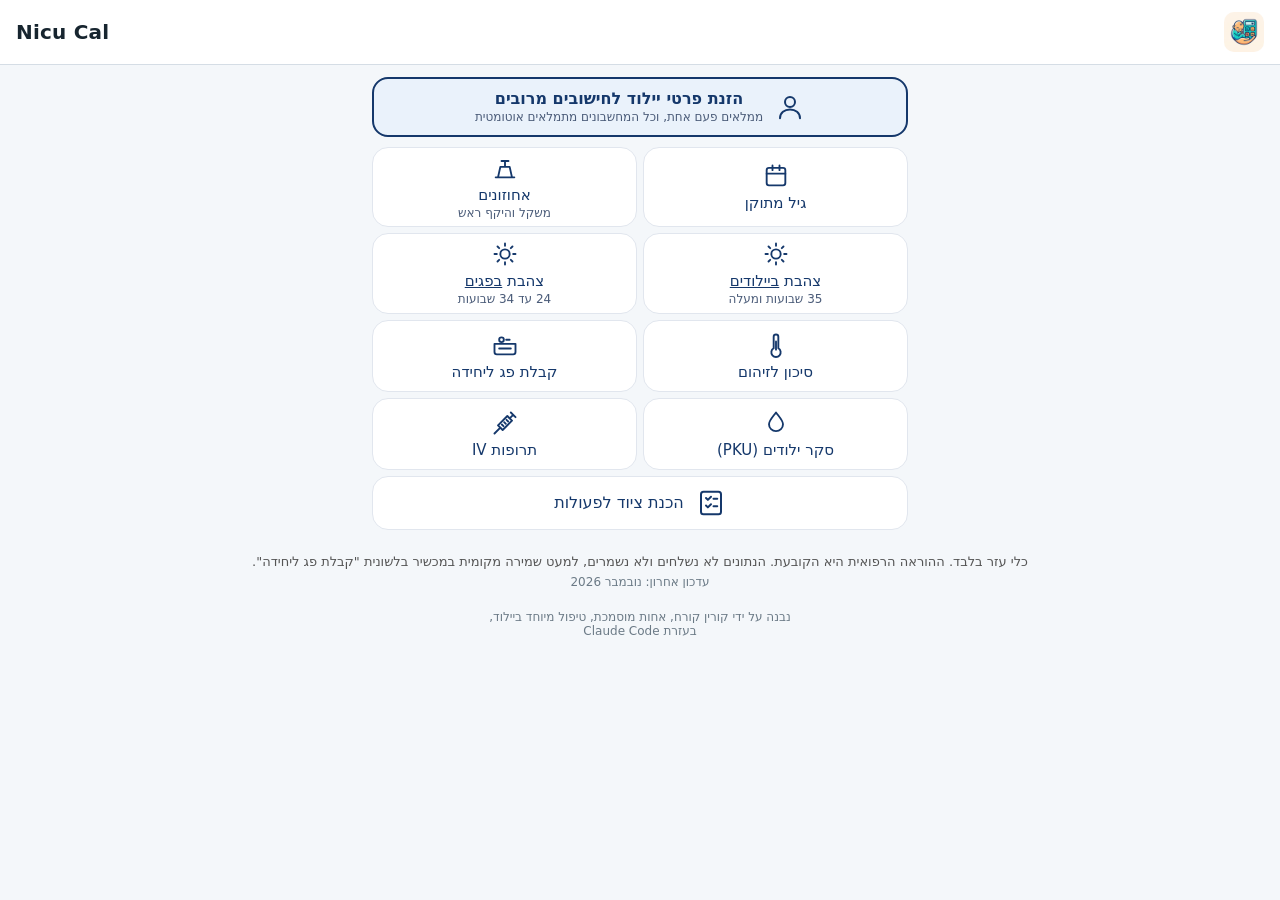
<file: index.html>
<!doctype html>
<html lang="he" dir="rtl">
<head>
<meta charset="utf-8">
<meta name="viewport" content="width=device-width, initial-scale=1">
<title>Nicu Cal</title>
<link rel="stylesheet" href="style.css?v=1795880695">
<link rel="manifest" href="manifest.webmanifest">
<link rel="icon" type="image/png" sizes="64x64" href="icons/favicon-64.png">
<link rel="apple-touch-icon" href="icons/apple-touch-icon.png">
<meta name="theme-color" content="#0F766E">
<meta name="apple-mobile-web-app-title" content="Nicu Cal">
<meta name="apple-mobile-web-app-capable" content="yes">
</head>
<body>
<header><img class="logo" src="icons/icon-192.png" alt="" width="40" height="40"><h1>Nicu Cal</h1></header>

<main>
<section id="home" class="panel on">
  <div class="tiles">
    <button class="tile alt wide" data-tab="baby">
      <svg viewBox="0 0 24 24" aria-hidden="true"><circle cx="12" cy="8" r="4"/><path d="M4 21c0-4.4 3.6-7 8-7s8 2.6 8 7"/></svg>
      <span>הזנת פרטי יילוד לחישובים מרובים<small>ממלאים פעם אחת, וכל המחשבונים מתמלאים אוטומטית</small></span></button>
    <button class="tile" data-tab="age">
      <svg viewBox="0 0 24 24" aria-hidden="true"><rect x="4" y="5" width="16" height="15" rx="2"/><path d="M4 10h16M9 3v4M15 3v4"/></svg>
      <span>גיל מתוקן</span></button>
    <button class="tile" data-tab="sga">
      <svg viewBox="0 0 24 24" aria-hidden="true"><path d="M4 20h16M6 20l2-9h8l2 9M12 11V6M9 6h6"/></svg>
      <span>אחוזונים<small>משקל והיקף ראש</small></span></button>
    <button class="tile" data-tab="bili">
      <svg viewBox="0 0 24 24" aria-hidden="true"><circle cx="12" cy="12" r="4"/><path d="M12 3v2M12 19v2M3 12h2M19 12h2M5.6 5.6 7 7M17 17l1.4 1.4M5.6 18.4 7 17M17 7l1.4-1.4"/></svg>
      <span>צהבת <u>ביילודים</u><small>35 שבועות ומעלה</small></span></button>
    <button class="tile" data-tab="pbili">
      <svg viewBox="0 0 24 24" aria-hidden="true"><circle cx="12" cy="12" r="4"/><path d="M12 3v2M12 19v2M3 12h2M19 12h2M5.6 5.6 7 7M17 17l1.4 1.4M5.6 18.4 7 17M17 7l1.4-1.4"/></svg>
      <span>צהבת <u>בפגים</u><small>24 עד 34 שבועות</small></span></button>
    <button class="tile" data-tab="sepsis">
      <svg viewBox="0 0 24 24" aria-hidden="true"><path d="M14 14.8V5a2 2 0 0 0-4 0v9.8a4 4 0 1 0 4 0z"/><path d="M12 9v7"/></svg>
      <span>סיכון לזיהום</span></button>
    <button class="tile" data-tab="preemie">
      <svg viewBox="0 0 24 24" aria-hidden="true"><path d="M3 11h18v7a2 2 0 0 1-2 2H5a2 2 0 0 1-2-2z"/><circle cx="9" cy="7.5" r="2"/><path d="M13 7.5h3M7 15h10"/></svg>
      <span>קבלת פג ליחידה</span></button>
    <button class="tile" data-tab="pku">
      <svg viewBox="0 0 24 24" aria-hidden="true"><path d="M12 3c3 4 6 7 6 10a6 6 0 0 1-12 0c0-3 3-6 6-10z"/></svg>
      <span>סקר ילודים (<bdi dir="ltr">PKU</bdi>)</span></button>
    <button class="tile" data-tab="drugs">
      <svg viewBox="0 0 24 24" aria-hidden="true"><path d="M14 6l4 4-8 8-4-4z"/><path d="M8 16l-5 5M16 8l3-3M17 3l4 4M9.3 13.3l1.4 1.4M11.3 11.3l1.4 1.4M13.3 9.3l1.4 1.4"/></svg>
      <span>תרופות <bdi dir="ltr">IV</bdi></span></button>
    <button class="tile nopick wide" data-tab="equip">
      <svg viewBox="0 0 24 24" aria-hidden="true"><rect x="4" y="3" width="16" height="18" rx="2"/><path d="M8 8l1.5 1.5L12 7M8 14l1.5 1.5L12 13M14 8.5h3M14 14.5h3"/></svg>
      <span>הכנת ציוד לפעולות</span></button>
  </div>
</section>

<section id="age" class="panel">
  <h2>גיל מתוקן וגיל הריון מצטבר</h2>
  <label>שבוע לידה (שבוע ויום) <input id="age-ga" class="ga" type="text" inputmode="decimal" placeholder="36+3 או 36.3" autocomplete="off"></label>
  <label>גיל היילוד בשעות <input id="age-h" type="number" inputmode="numeric" min="0"></label>
  <details class="dt"><summary>חישוב הגיל לפי תאריך ושעה</summary>
    <label>תאריך ושעת לידה <input id="age-birth" type="datetime-local"></label>
    <label><span class="lblrow">תאריך ושעה רצויים<button type="button" class="nowbtn" data-now="age-until">עכשיו</button></span><input id="age-until" type="datetime-local"></label>
    <p class="dtout" id="age-dtout"></p>
  </details>
  <div id="age-out" class="out"></div>
  <details class="src"><summary>מקור והערות</summary>
    <p>חישוב סטנדרטי: גיל כרונולוגי פחות מספר השבועות שחסרו ל-40 שבועות.</p>
    <p><a href="https://my.mashlom.me/main/wolfson/correctedAge" target="_blank" rel="noopener">הכלי המקורי באתר <bdi dir="ltr">mashlom.me</bdi></a></p></details>
</section>

<section id="pku" class="panel">
  <h2>מועדי בדיקת סקר ילודים</h2>
  <label>תאריך ושעת לידה <input id="pku-birth" type="datetime-local"></label>
  <div id="pku-out" class="out"></div>
  <details class="src"><summary>מקור והערות</summary>
    <p>המועדים לפי נוהל סקר הילודים של המחלקה.</p>
    <p>ישנם מקרים נוספים ללקיחת הבדיקה שלא מצוינים, משום שלא נדרשים בחישוב.</p></details>
</section>

<section id="sga" class="panel">
  <h2>אחוזונים (משקל והיקף ראש)</h2>
  <label>מין <select id="sg-sex"><option value="">בחרו…</option><option value="m">זכר</option><option value="f">נקבה</option></select></label>
  <label>שבוע לידה (שבוע ויום) <input id="sg-ga" class="ga" type="text" inputmode="decimal" placeholder="36+3 או 36.3" autocomplete="off"></label>
  <label>משקל לידה (בק"ג, למשל 3.3) <input id="sg-g" type="number" inputmode="decimal" step="0.001" min="0"></label>
  <label>היקף ראש בלידה (בס"מ, למשל 33.5) <input id="hc-c" type="number" inputmode="decimal" step="0.1" min="0"></label>
  <div id="sg-out" class="out"></div>
  <div id="hc-out" class="out"></div>
  <details class="src"><summary>מקור והערות</summary>
    <p>טווח משקל: 22+3 עד 42+3 שבועות. טווח היקף ראש: 22+3 עד 41+4 שבועות.</p>
    <p>הגדרות: <bdi dir="ltr">SGA</bdi> מתחת לאחוזון 10, <bdi dir="ltr">LGA</bdi> מעל אחוזון 90. בהיקף ראש: קטן לגיל ההריון מתחת לאחוזון 10, גדול לגיל ההריון מעל אחוזון 90.</p>
    <p>Fenton TR, Elmrayed S, Alshaikh BN. Fenton third-generation growth charts of preterm infants without abnormal fetal growth: a systematic review and meta-analysis. Paediatr Perinat Epidemiol 2025;39(6):543-555. doi:10.1111/ppe.70035</p>
    <p>הנתונים נבנו לפי המחשבון <bdi>Fenton 2025 size at birth</bdi> של <bdi>PediTools</bdi>. <bdi>PediTools</bdi> מציינים שהוא קירוב של המחשבון של המחברים (<bdi>fentongrowth.ca</bdi>), וש-<bdi>PediTools</bdi> והמחברים זהים עד כ-37 שבועות.</p>
    <p><a href="https://peditools.org/growth/?calc=fenton_2025_birth" target="_blank" rel="noopener">הכלי המקורי ב-<bdi dir="ltr">PediTools</bdi></a></p></details>
</section>

<section id="bili" class="panel">
  <h2>צהבת <u>ביילודים</u> (שבוע 35 ומעלה)</h2>
  <label>שבוע לידה (שבוע ויום) <input id="bili-ga" class="ga" type="text" inputmode="decimal" placeholder="36+3 או 36.3" autocomplete="off"></label>
  <label>גיל היילוד בשעות <input id="bili-h" type="number" inputmode="numeric" min="0"></label>
  <div id="bili-prewarn"></div>
  <details class="dt"><summary>חישוב הגיל לפי תאריך ושעה</summary>
    <label>תאריך ושעת לידה <input id="bili-birth" type="datetime-local"></label>
    <label><span class="lblrow">תאריך ושעה רצויים<button type="button" class="nowbtn" data-now="bili-until">עכשיו</button></span><input id="bili-until" type="datetime-local"></label>
    <p class="dtout" id="bili-dtout"></p>
  </details>
  <label class="chk"><input id="bili-rf" type="checkbox"> יש גורם סיכון נוירוטוקסי (לא כולל פגות)</label>
  <details><summary>מהם גורמי הסיכון?</summary>
    <p><b>35 שבועות ומעלה (<bdi dir="ltr">AAP 2022</bdi>):</b> אלבומין מתחת ל-3.0 <bdi dir="ltr">g/dL</bdi>; המוליזה מכל סיבה (כמו קומבס חיובי, חסר <bdi dir="ltr">G6PD</bdi>); ספסיס; חוסר יציבות קלינית משמעותית ב-24 השעות האחרונות. פגות עצמה כבר כלולה בעקומות לפי שבוע הלידה, ולכן אין לסמן אותה כגורם סיכון.</p>
    <p><b>מתחת ל-35 שבועות (<bdi dir="ltr">Stanford</bdi>):</b> אלבומין מתחת ל-2.5 <bdi dir="ltr">g/dL</bdi>; עלייה מהירה של בילירובין המעידה על המוליזה; חוסר יציבות: <bdi dir="ltr">pH</bdi> מתחת ל-7.15, ספסיס מוכח בתרבית ב-24 שעות האחרונות, דום נשימה או ברדיקרדיה שדרשו החייאה, יתר לחץ דם שדרש לחץ דם, או הנשמה מכנית.</p></details>
  <label>רמת בילירובין כוללת (<bdi dir="ltr">mg/dL</bdi>, לא חובה) <input id="bili-v" type="number" inputmode="decimal" step="0.1" min="0"></label>
  <div id="bili-out" class="out"></div>
  <details class="src"><summary>מקור והערות</summary>
    <p>35 שבועות ומעלה: <bdi dir="ltr">Kemper AR, et al. Clinical practice guideline revision: management of hyperbilirubinemia in the newborn infant 35 or more weeks of gestation. Pediatrics 2022</bdi>;150(3):<bdi dir="ltr">e2022058859</bdi>.</p>
    <p>מתחת ל-35 שבועות: <bdi dir="ltr">Maisels MJ, Watchko JF, Bhutani VK, Stevenson DK. An approach to the management of hyperbilirubinemia in the preterm infant less than 35 weeks of gestation. J Perinatol 2012</bdi>;32:660-664 (<bdi dir="ltr">Stanford Premie BiliRecs</bdi>).</p>
    <p>סף הסלמת טיפול (35 שבועות ומעלה): סף החלפת הדם פחות 2 <bdi dir="ltr">mg/dL</bdi>, לפי <bdi dir="ltr">AAP 2022</bdi>. בהגעה אליו יש לעבור להסלמת הטיפול לפי נוהל המחלקה.</p>
    <p><a href="https://peditools.org/bilirubin/" target="_blank" rel="noopener">הכלי המקורי ב-<bdi dir="ltr">PediTools</bdi></a><br><a href="https://my.mashlom.me/main/wolfson/bili2022" target="_blank" rel="noopener">צהבת ביילוד <bdi dir="ltr">AAP 2022</bdi> ב-<bdi dir="ltr">mashlom.me</bdi></a></p></details>
</section>

<section id="pbili" class="panel">
  <h2>צהבת <u>בפגים</u>: שבוע 24 עד 34+6</h2>
  <label>שבוע לידה (שבוע ויום) <input id="pbili-ga" class="ga" type="text" inputmode="decimal" placeholder="30+3 או 30.3" autocomplete="off"></label>
  <label>גיל היילוד בשעות <input id="pbili-h" type="number" inputmode="numeric" min="0"></label>
  <div id="pbili-prewarn"></div>
  <details class="dt"><summary>חישוב הגיל לפי תאריך ושעה</summary>
    <label>תאריך ושעת לידה <input id="pbili-birth" type="datetime-local"></label>
    <label><span class="lblrow">תאריך ושעה רצויים<button type="button" class="nowbtn" data-now="pbili-until">עכשיו</button></span><input id="pbili-until" type="datetime-local"></label>
    <p class="dtout" id="pbili-dtout"></p>
  </details>
  <label>רמת בילירובין כוללת (<bdi dir="ltr">mg/dL</bdi>, לא חובה) <input id="pbili-v" type="number" inputmode="decimal" step="0.1" min="0"></label>
  <div id="pbili-out" class="out"></div>
  <details class="src"><summary>מקור והערות</summary>
    <p>המחשבון נבנה על בסיס העקומות לשבועות 24 עד 34 הקיימות בתיקיית <bdi dir="ltr">Nurse1</bdi> (עקומות <bdi dir="ltr">NHS/NICE</bdi>, בריטניה).</p>
    <p><a id="pbili-curves" href="curves.html">קישור לעקומות</a> - ההמרה ל-<bdi dir="ltr">mg/dL</bdi> נעשית בחלוקת המספר ב-17.1.</p>
    <p><a href="https://www.nice.org.uk/guidance/cg98" target="_blank" rel="noopener">ההנחיה של <bdi dir="ltr">NICE: Jaundice in newborn babies under 28 days</bdi> (<bdi dir="ltr">CG98</bdi>)</a></p></details>
</section>

<section id="sepsis" class="panel">
  <h2>סיכון לזיהום מוקדם</h2>
  <label>שבוע לידה (שבוע ויום) <input id="sp-ga" class="ga" type="text" inputmode="decimal" placeholder="36+3 או 36.3" autocomplete="off"></label>
  <p class="warn" id="sp-gawarn" hidden></p>
  <label>חום אימהי מרבי (בצלזיוס) <input id="sp-t" type="number" inputmode="decimal" step="0.1"></label>
  <label>משך ירידת מים (שעות) <input id="sp-rom" type="number" inputmode="decimal" step="0.1" min="0" max="240"></label>
  <label>סטטוס <bdi dir="ltr">GBS</bdi> אימהי <select id="sp-gbs"><option value="">בחרו…</option><option value="neg">שלילי</option><option value="pos">חיובי</option><option value="unk">לא ידוע</option></select></label>
  <label>אנטיביוטיקה במהלך הלידה <select id="sp-abx"><option value="">בחרו…</option>
    <option value="broad4">רחבת טווח, 4 שעות ומעלה לפני הלידה</option>
    <option value="broad2">רחבת טווח, 2 עד 3.9 שעות לפני הלידה</option>
    <option value="gbs2">ספציפית ל-<bdi dir="ltr">GBS</bdi> (פניצילין, אמפיצילין או צפאזולין), 2 שעות ומעלה לפני הלידה</option>
    <option value="none">אין, או כל אנטיביוטיקה פחות מ-2 שעות לפני הלידה</option></select></label>
  <div id="sp-out" class="out"></div>
  <details><summary>איך מסווגים את מצב היילוד?</summary>
    <p><b>מחלה קלינית:</b> צורך מתמשך ב-<bdi dir="ltr">NCPAP/HFNC</bdi>/הנשמה מחוץ לחדר לידה; חוסר יציבות המודינמית הדורש תרופות וזואקטיביות; אנצפלופתיה או דיכוי סביב הלידה; פרכוס; אפגר בדקה 5 מתחת ל-5; צורך בחמצן מעל שעתיים (מחוץ לחדר לידה) לשמירת סטורציה מעל 90%.</p>
    <p><b>גבולי:</b> חריגה פיזיולוגית מתמשכת מעל 4 שעות, או שתי חריגות או יותר שנמשכות מעל 2 שעות: דופק מעל 160, נשימות מעל 60, חום מעל 100.4°<bdi dir="ltr">F</bdi> או מתחת ל-97.5°<bdi dir="ltr">F</bdi>, מצוקה נשימתית (נחירות, פתיחת נחיריים, משיכות) בלי צורך בחמצן. החריגה יכולה להיות לסירוגין.</p>
    <p><b>תקין:</b> אין חריגות פיזיולוגיות מתמשכות.</p></details>
  <details class="src"><summary>מקור והערות</summary>
    <p>Kuzniewicz MW, Escobar GJ, Forquer H, Li S, Shu D, Kipnis P, Fischer A, Puopolo KM. Update to the neonatal early-onset sepsis calculator utilizing a contemporary cohort. Pediatrics 2024;154(4):e2023065267.</p>
    <p class="tight">מחושב לפי:</p>
    <ul>
      <li>גרסה 2024 המניחה שמבוצע סקר <bdi dir="ltr">GBS</bdi> לכל היולדות. אם לא בוצע, מומלץ להשתמש בגרסת 2017.</li>
      <li>שכיחות זיהום מוקדם במחלקה של 0.50/אלף לידות חיות (ארה"ב, <bdi dir="ltr">CDC</bdi>).</li>
    </ul>
    <p><a href="https://neonatalsepsiscalculator.kaiserpermanente.org/" target="_blank" rel="noopener">הכלי המקורי של <bdi dir="ltr">Kaiser Permanente</bdi></a></p></details>
</section>
<section id="drugs" class="panel">
  <h2>חישוב תרופות <bdi dir="ltr">IV</bdi></h2>
  <label>תרופה <select id="dr-drug"><option value="">בחרו…</option><option value="amp">אמפיצילין</option><option value="cef">צפוטקסים (קלפורן)</option><option value="gen">גנטמיצין</option><option value="caf">קפאין ציטרט</option></select></label>
  <label>משקל (בק"ג, למשל 3.3) <input id="dr-w" type="number" inputmode="decimal" step="0.001" min="0"></label>
  <label id="dr-dose-row" hidden>מינון לפי ההוראה (מ"ג לק"ג למנה) <input id="dr-dose" type="number" inputmode="decimal" step="0.1" min="0" placeholder="למשל 20"></label>
  <label id="dr-ga-row" hidden>שבוע לידה (שבוע ויום) <input id="dr-ga" class="ga" type="text" inputmode="decimal" placeholder="36+3 או 36.3" autocomplete="off"></label>
  <div id="dr-out" class="out"></div>
  <details class="src"><summary>מקור והערות</summary>
    <p>מקור: <a href="https://www.micromedexsolutions.com" target="_blank" rel="noopener"><bdi dir="ltr">NeoFax</bdi> (<bdi dir="ltr">Micromedex</bdi>)</a></p>
    <p>חישוב המאריך (לפי צורת העבודה במחלקה): המאריך שווה 1 מ"ל. החומר שבמאריך לא ניתן ליילוד, ולכן נוסף לחישוב הכולל של המינון.</p>
    <p>הנפחים מוצגים בחיתוך לשתי ספרות אחרי הנקודה (לא בעיגול).</p></details>
</section>
<section id="preemie" class="panel">
  <h2>קבלת פג ליחידה</h2>
  <div class="prbar"><button type="button" class="nowbtn" id="pr-new">לידה חדשה</button><button type="button" class="nowbtn" id="pr-clear">ניקוי</button></div>
  <details class="dt" id="pr-prev"><summary>לידות קודמות</summary><p class="stdnote prprevnote">כאן מתועדים פרטים של לידות קודמות שהזנת. הנתונים נשמרים ל-24 שעות במכשיר שלך בלבד.</p><div id="pr-prevlist"></div></details>
  <h3 class="prcur">הזנת נתונים ללידה הנוכחית</h3>
  <p class="stdnote prcurnote">אם מופיעים פרטים של לידה אחרת, קודם לחצו על "לידה חדשה", כדי להימנע ממחיקה של נתונים קודמים.</p>
  <label>שבוע הריון (שבוע ויום) <input id="pr-ga" class="ga" type="text" inputmode="decimal" placeholder="28+3 או 28.3" autocomplete="off"></label>
  <label>הערכת משקל (בק"ג, למשל 1.1) <input id="pr-w" type="number" inputmode="decimal" step="0.001" min="0"></label>
  <div id="pr-err"></div>

  <details class="dt"><summary>נתוני פתיחה</summary>
    <label>מתן סטרואידים פרה-נטאלי <select id="pr-ster"><option value="">בחרו…</option><option>קורס אחד</option><option>שני קורסים</option></select></label>
    <label>מתן אנטיביוטיקה ליולדת <select id="pr-mabx"><option value="">בחרו…</option>
      <option>כיסוי ל <bdi dir="ltr">GBS</bdi> פחות מ 4 שעות</option><option>כיסוי ל <bdi dir="ltr">GBS</bdi> מעל 4 שעות</option>
      <option>כיסוי רחב טווח פחות מ 4 שעות</option><option>כיסוי רחב טווח מעל 4 שעות</option><option>ללא טיפול אנטיביוטי</option></select></label>
    <label class="chk eqi"><input type="checkbox"><span>מתן מגנזיום נוירופרוטקטיבי</span></label>
  </details>
  <details class="dt"><summary>שעון אפגר</summary>
    <div class="prtimer"><span id="pr-clock" class="big">00:00</span></div>
    <div class="prclockbtns"><button type="button" class="nowbtn" id="pr-c-start">התחל</button><button type="button" class="nowbtn" id="pr-c-stop">עצור</button><button type="button" class="nowbtn" id="pr-c-reset">איפוס</button></div>
    <p class="prbeep" id="pr-beep" hidden></p>
    <details><summary>הצג מדריך שעון אפגר</summary>
      <div style="overflow-x:auto"><table class="t">
        <tr><th>מבחן אפגר- מה בודקים?</th><th>ציון 0</th><th>ציון 1</th><th>ציון 2</th></tr>
        <tr><td>דופק</td><td>ללא</td><td>פחות מ100</td><td>יתר מ-100</td></tr>
        <tr><td>נשימה</td><td>ללא</td><td>איטית</td><td>סדירה עם בכי</td></tr>
        <tr><td>טונוס שרירים</td><td>גפיים רפויות</td><td>תנועה קלה</td><td>תנועות מרובות</td></tr>
        <tr><td>צבע עור</td><td>חיוור/כחול</td><td>גפיים כחולות</td><td>ורוד</td></tr>
        <tr><td>תגובה למגע</td><td>אין</td><td>עיוות פנים</td><td>בכי</td></tr>
      </table></div>
    </details>
    <div id="pr-apgar"></div>
  </details>
  <details class="dt"><summary>חיתוך מושהה של חבל הטבור</summary>
    <label class="chk eqi"><input type="radio" name="pr-cord"><span>דקה</span></label>
    <label class="chk eqi"><input type="radio" name="pr-cord"><span>פחות מדקה</span></label>
    <label class="chk eqi"><input type="radio" name="pr-cord" id="pr-cord-no"><span>לא בוצע</span></label>
    <label id="pr-cord-why" hidden>סיבה: <input type="text" autocomplete="off"></label>
  </details>
  <details class="dt"><summary>קבלה למחלקה</summary>
    <label class="chk eqi"><input type="checkbox"><span>ניטור</span></label>
    <label class="chk eqi"><input type="checkbox"><span>מדידת לחץ דם</span></label>
    <label class="chk eqi" id="pr-temp"><input type="checkbox"><span>מדידת חום תוך רבע שעה מקבלה (יעד <bdi dir="ltr">36.0-37.5</bdi>, אופטימאלי מעל <bdi dir="ltr">36.5</bdi>)</span></label>
    <label class="chk eqi"><input type="checkbox"><span>כיוון מנשם</span></label>
    <ul class="stdnote">
      <li>שיטת הנשמה מועדפת (ב<bdi dir="ltr">RDS</bdi> נבחר <bdi dir="ltr">HFOV</bdi>)</li>
      <li><bdi dir="ltr">MAP</bdi> התחלתי (בהתאם ללחצי ההנשמה שנדרשו לצורך חמצון הפג בחדר הלידה)</li>
      <li><bdi dir="ltr">AMP</bdi> (כיוון לפי רטט במגע, תדר התחלתי <bdi dir="ltr">15</bdi> הרץ)</li>
      <li>ריכוז חמצן מינימלי לפי יעד סטורציה (בפגים עם <bdi dir="ltr">RDS</bdi> <bdi dir="ltr">90-93%</bdi> בקבלה)</li>
    </ul>
    <p class="eqhead">בדיקות מעבדה</p>
    <label class="chk eqi"><input type="checkbox"><span>רמת גלוקוז</span></label>
    <label class="chk eqi"><input type="checkbox"><span>גזים בדם</span></label>
    <label class="chk eqi"><input type="checkbox"><span>ספירת דם</span></label>
    <label class="chk eqi"><input type="checkbox"><span>תרבית דם</span></label>
    <label class="chk eqi"><input type="checkbox"><span>סוג דם (דם טבורי)</span></label>
    <label class="chk eqi"><input type="checkbox"><span><bdi dir="ltr">G6PD</bdi> (דם טבורי)</span></label>
    <label class="chk eqi"><input type="checkbox"><span>שתן ל-<bdi dir="ltr">CMV</bdi></span></label>
  </details>
  <details class="dt"><summary>הכנת ציוד</summary>
    <label>בחר פעולה <select id="pr-eqsel"><option value="">בחרו…</option><option value="room">הכנת החדר</option><option value="vent">ציוד/ הכנות להנשמה</option><option value="int">ציוד לאינטובציה</option></select></label>
    <div id="pr-eq-room" class="preq" hidden>
    <label class="chk eqi"><input type="checkbox"><span>אינקובטור מחומם + שאטל</span></label>
    <label class="chk eqi"><input type="checkbox"><span>חימום חדר ל-<bdi dir="ltr">26°C</bdi></span></label>
    <label class="chk eqi"><input type="checkbox"><span>הכנת שקיות חימום. במידה וניתוח קיסרי, לתת לאח/ות חדר ניתוח</span></label>
    <label class="chk eqi"><input type="checkbox"><span>מזרן כימי</span></label>
    <label class="chk eqi"><input type="checkbox"><span>סדינים חמים</span></label>
    <label class="chk eqi"><input type="checkbox"><span>חימום נוסף עם <bdi dir="ltr">blower</bdi> נייד</span></label>
    <label class="chk eqi"><input type="checkbox"><span>כובע ליילוד</span></label></div>
    <div id="pr-eq-vent" class="preq" hidden>
    <label class="chk eqi"><input type="checkbox"><span>סנסור דופק סטורציה ומדבקות מוניטור</span></label>
    <label class="chk eqi"><input type="checkbox"><span>מסיכה 0, 00</span></label>
    <label class="chk eqi"><input type="checkbox"><span>כיוון ריכוז חמצן ולחצי הנשמה במפוח יד/<bdi dir="ltr">neopuff</bdi></span></label>
    <label class="chk eqi"><input type="checkbox"><span>ציוד לשאיבת הפרשות - סקשן</span></label></div>
    <div id="pr-eq-int" class="preq" hidden>
    <div style="overflow-x:auto"><table class="t" id="pr-tubes">
      <tr><th>משקל</th><th>שבוע הריון</th><th>גודל טובוס (ס"מ)</th><th>קטטר סקשן</th></tr>
      <tr><td>&lt;800</td><td>22-25</td><td>2.5</td><td>5</td></tr>
      <tr><td>800-1200</td><td>26-28</td><td>2.5</td><td>5 או 6</td></tr>
      <tr><td>1201-2200</td><td>29-34</td><td>3</td><td>6 או 8</td></tr>
      <tr><td>&gt;2200</td><td>&gt;34</td><td>3.5</td><td>8</td></tr>
    </table></div>
    <p class="stdnote prcurnote">במקרה של חוסר התאמה בין המשקל לשבוע, יש ללכת לפי המשקל.</p>
    <label class="chk eqi"><input type="checkbox"><span>לרינגוסקופ</span></label>
    <label class="chk eqi"><input type="checkbox"><span>להב 0, 00</span></label>
    <label class="chk eqi"><input type="checkbox"><span id="pr-tubeline">להכין 4 טובוסים בגדלים: 2, 2.5, 3, 3.5</span></label>
    <div id="pr-depth" class="stdnote"></div>
    <label class="chk eqi"><input type="checkbox"><span>לאינטובציה דרך האף - מג׳היל</span></label>
    <label class="chk eqi"><input type="checkbox"><span>לאינטובציה דרך הפה - <bdi dir="ltr">guide</bdi></span></label>
    <label class="chk eqi"><input type="checkbox"><span>חומר סיכוך</span></label>
    <label class="chk eqi"><input type="checkbox"><span>קיבוע</span></label>
    <label class="chk eqi"><input type="checkbox"><span>מנשם נייד</span></label>
    <label class="chk eqi"><input type="checkbox"><span>מוניטור נייד וסנסור סטורציה מתאים</span></label></div>
  </details>
  <details class="dt"><summary>תרופות</summary>
    <div class="prcalcrow"><button type="button" class="calcbtn" id="pr-calc-open" aria-label="מחשבון"><svg viewBox="0 0 24 24" aria-hidden="true"><rect x="4" y="3" width="16" height="18" rx="2"/><path d="M8 7h8M8 12h.01M12 12h.01M16 12h.01M8 16h.01M12 16h.01M16 16h.01"/></svg></button></div>
    <div class="prdrug"><label class="chk eqi"><input type="checkbox" data-d="sur"><span>סורפקטנט</span></label><div class="prres" id="pr-res-sur"></div></div>
    <div class="prdrug"><label class="chk eqi"><input type="checkbox" data-d="amp"><span>אמפיצילין</span></label><div class="prres" id="pr-res-amp"></div></div>
    <div class="prdrug"><label class="chk eqi"><input type="checkbox" data-d="gen"><span>גארמיצין</span></label><div class="prres" id="pr-res-gen"></div></div>
    <div class="prdrug"><label class="chk eqi"><input type="checkbox" data-d="fen"><span>פנטניל</span></label><div class="prres" id="pr-res-fen"></div></div>
    <div class="prdrug"><label class="chk eqi"><input type="checkbox" data-d="caf"><span>קפאין ציטרט בקבלה</span></label><div class="prres" id="pr-res-caf"></div></div>
    <div class="prdrug"><label class="chk eqi"><input type="checkbox" data-d="caf2"><span>קפאין ציטרט אחרי 24 שעות</span></label><div class="prres" id="pr-res-caf2"></div></div>
  </details>
  <details class="dt"><summary>הזנה</summary>
    <p class="stdnote">הוראות להזנה על פי משקל הפג - המלצות ביממה הראשונה לחיים:</p>
    <ul class="stdnote" id="pr-nut"></ul>
    <div style="overflow-x:auto"><table class="t" id="pr-vol">
      <tr><th>משקל (גרם)</th><th>נפח</th></tr>
      <tr><td>&lt;1000</td><td>80-100 מ״ל/ק״ג/יממה</td></tr>
      <tr><td>1000-1500</td><td>70-90 מ״ל/ק״ג/יממה</td></tr>
      <tr><td>&gt;1500</td><td>60-80 מ״ל/ק״ג/יממה</td></tr>
    </table></div>
    <p class="stdnote">תמיסות אפשריות ביממה ראשונה:</p>
    <ul class="stdnote"><li><bdi dir="ltr">D10P3.5WO</bdi></li><li><bdi dir="ltr">D7.5P3.5WO</bdi></li><li><bdi dir="ltr">D5P2.8WO</bdi></li><li><bdi dir="ltr">GLU 5%</bdi></li><li><bdi dir="ltr">GLU 10%</bdi></li><li><bdi dir="ltr">SMOF+VITAMINS</bdi></li><li><bdi dir="ltr">NACL 0.45%</bdi> להזלפה בקטטר עורקי</li></ul>
    <p class="stdnote">בפג יציב: להתחיל מוקדם ככל הניתן הזנה אנטרלית בחלב אם או תרומה, או טיפול פה בקולוסטרום</p>
  </details>
  <details class="dt"><summary>עדכון הורים</summary>
    <label class="chk eqi"><input type="checkbox"><span>עדכון הורים על מצב הפג</span></label>
    <label class="chk eqi"><input type="checkbox"><span>הסבר על קולוסטרום וחלב אם תרומה לפי סטטוס <bdi dir="ltr">CMV</bdi></span></label>
    <label class="chk eqi"><input type="checkbox"><span>החתמה על הסכמה למתן דם</span></label>
  </details>

  <details class="src"><summary>מקור והערות</summary>
    <p><a href="https://my.mashlom.me/main/wolfson/new-preemie" target="_blank" rel="noopener">הכלי המקורי באתר <bdi dir="ltr">mashlom.me</bdi></a></p></details>
</section>
<section id="equip" class="panel">
  <h2>הכנת ציוד לפעולות</h2>
  <label>בחר פעולה <select id="eq-sel"><option value="">בחרו…</option></select></label>
  <p class="eqnote">בתהליך בנייה.<br>מוזמנות לבקש פעולות שתרצו שאוסיף ולסייע בצילום תמונות של הציוד</p>
  <div id="eq-out"></div>
</section>
<section id="baby" class="panel">
  <h2>הזנת פרטי יילוד לחישובים מרובים</h2>
  <p class="keepnote">מזינים כאן את הנתונים פעם אחת ואז ניתן לעבור לכל מחשבון רצוי והמספרים יופיעו שם.<br>אם תרצו לשנות פרטים- לחצו על "ניקוי" בסוף הדף או רעננו.</p>
  <label>מין <select id="baby-sex"><option value="">בחרו…</option><option value="m">זכר</option><option value="f">נקבה</option></select></label>
  <label>תאריך ושעת לידה <input id="baby-birth" type="datetime-local"></label>
  <label>שבוע לידה (שבוע ויום) <input id="baby-ga" class="ga" type="text" inputmode="decimal" placeholder="36+3 או 36.3" autocomplete="off"></label>
  <label>משקל לידה (בק"ג, למשל 3.3) <input id="baby-w" type="number" inputmode="decimal" step="0.001" min="0"></label>
  <button type="button" class="pickbtn" data-tab="pick"><svg viewBox="0 0 24 24" aria-hidden="true"><rect x="5" y="3" width="14" height="18" rx="2"/><path d="M8 7h8M8 12h2M12 12h2M16 12h0M8 16h2M12 16h2M16 16h0"/></svg><span>בחר מחשבון</span><svg class="chev" viewBox="0 0 24 24" aria-hidden="true"><path d="M15 6l-6 6 6 6"/></svg></button>
  <button type="button" class="nowbtn" id="baby-clear">ניקוי</button>
</section>
<section id="pick" class="panel">
  <h2>בחירת מחשבון</h2>
  <p class="keepnote">הפרטים שהזנתם יופיעו בכל מחשבון.</p>
  <div class="pgrid" id="pick-grid"></div>
</section>
</main>
<div id="calc" class="calcmodal" hidden><div class="calcbox" dir="ltr">
  <div id="calc-disp" class="calcdisp">0</div>
  <div id="calc-keys" class="calckeys">
    <button class="fn">C</button><button class="fn">⌫</button><button class="op">÷</button><button class="op">×</button>
    <button>7</button><button>8</button><button>9</button><button class="op">−</button>
    <button>4</button><button>5</button><button>6</button><button class="op">+</button>
    <button>1</button><button>2</button><button>3</button><button class="eq" style="grid-row:span 2">=</button>
    <button style="grid-column:span 2">0</button><button>.</button>
  </div>
  <button type="button" id="calc-close" class="nowbtn" style="width:100%;margin:10px 0 0">סגירה</button>
</div></div>

<footer>כלי עזר בלבד. ההוראה הרפואית היא הקובעת. הנתונים לא נשלחים ולא נשמרים, למעט שמירה מקומית במכשיר בלשונית "קבלת פג ליחידה".<br><span class="credit">עדכון אחרון: נובמבר 2026</span><br><br><span class="credit">נבנה על ידי קורין קורח, אחות מוסמכת, טיפול מיוחד ביילוד,<br>בעזרת <bdi dir="ltr">Claude Code</bdi></span></footer>

<script src="js/age.js?v=202611281833"></script>
<script src="js/pku.js?v=202611281833"></script>
<script src="js/bili-aap-data.js?v=202611281833"></script>
<script src="js/bili.js?v=202611281833"></script>
<script src="js/sepsis.js?v=202611281833"></script>
<script src="js/sga.js?v=202611281833"></script>
<script src="js/hc.js?v=202611281833"></script>
<script src="js/drugs.js?v=202611281833"></script>
<script src="js/equip.js?v=202611281833"></script>
<script src="js/app.js?v=202611281833"></script>
<script src="js/preemie.js?v=202611281833"></script>
</body>
</html>
</file>
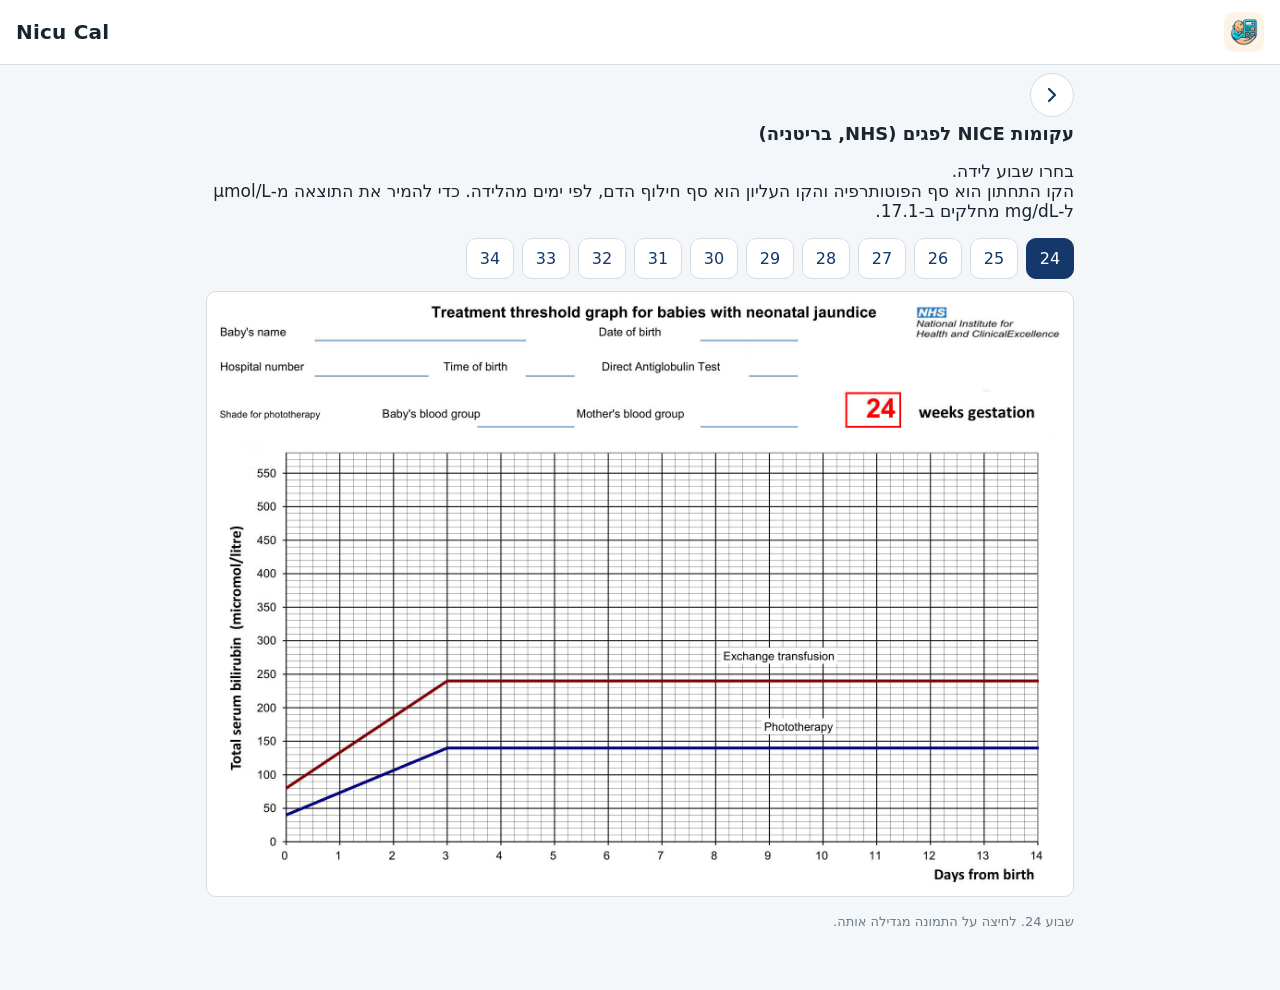
<file: curves.html>
<!doctype html>
<html lang="he" dir="rtl">
<head>
<meta charset="utf-8">
<meta name="viewport" content="width=device-width, initial-scale=1">
<title>עקומות NICE לפגים</title>
<link rel="icon" href="icons/favicon-64.png">
<link rel="stylesheet" href="style.css">
<style>
  .wk{display:flex;flex-wrap:wrap;gap:8px;margin:12px 0}
  .wk button{min-width:48px;padding:10px 0;border:1px solid var(--line);border-radius:10px;background:#fff;color:#15386B;font-family:inherit;font-size:16px;cursor:pointer}
  .wk button.on{background:#15386B;color:#fff;border-color:#15386B}
  .cv img{width:100%;height:auto;border:1px solid var(--line);border-radius:10px;background:#fff}
  .cv p{font-size:13px;color:#6B7A86}
  main.cvpage{max-width:900px;margin:0 auto;padding:12px 16px 32px}
  #lb{position:fixed;inset:0;background:rgba(10,20,40,.9);overflow:auto;z-index:50;-webkit-overflow-scrolling:touch}
  #lb[hidden]{display:none !important}
  #lb img{display:block;width:max(1000px,100%);max-width:none;height:auto;background:#fff;margin:0}
  #lbx{position:fixed;top:12px;right:12px;z-index:60;padding:10px 18px;border:0;border-radius:24px;background:#fff;color:#15386B;font-weight:600;font-size:17px;font-family:inherit;box-shadow:0 2px 8px rgba(0,0,0,.4);cursor:pointer}
  a.back{text-decoration:none}
</style>
</head>
<body>
<header><img class="logo" src="icons/icon-192.png" alt="" width="40" height="40"><h1>Nicu Cal</h1></header>
<main class="cvpage">
  <a class="back" id="cvback" href="index.html#pbili" aria-label="חזרה לצהבת בפגים"><svg viewBox="0 0 24 24" aria-hidden="true"><path d="M9 6l6 6-6 6"/></svg></a>
  <h2>עקומות NICE לפגים (NHS, בריטניה)</h2>
  <p>בחרו שבוע לידה.<br>הקו התחתון הוא סף הפוטותרפיה והקו העליון הוא סף חילוף הדם, לפי ימים מהלידה. כדי להמיר את התוצאה מ-<bdi dir="ltr">µmol/L</bdi> ל-<bdi dir="ltr">mg/dL</bdi> מחלקים ב-17.1.</p>
  <div class="wk" id="wk"></div>
  <div class="cv"><a id="cvlink" href="#"><img id="cvimg" alt="עקומת NICE"></a><p id="cvcap"></p></div>
</main>
<div id="lb" hidden><button id="lbx" type="button" aria-label="סגירה">✕ סגירה</button><img id="lbimg" alt="עקומת NICE בגודל מלא"></div>
<script>
(function () {
  var wk = document.getElementById("wk"), img = document.getElementById("cvimg"), link = document.getElementById("cvlink"), cap = document.getElementById("cvcap");
  function show(w) {
    img.src = "curves/nice-" + w + ".jpg";
    link.href = img.src;
    cap.textContent = "שבוע " + w + ". לחיצה על התמונה מגדילה אותה.";
    Array.prototype.forEach.call(wk.children, function (b) { b.classList.toggle("on", +b.textContent === w); });
    try { history.replaceState(null, "", "#" + w); } catch (e) {}
  }
  for (var w = 24; w <= 34; w++) {
    var b = document.createElement("button");
    b.type = "button"; b.textContent = w;
    b.addEventListener("click", (function (x) { return function () { show(x); }; })(w));
    wk.appendChild(b);
  }
  function goBack(e) {
    var ref = document.referrer || "";
    if (history.length > 1 && /\/(index\.html)?(#.*)?$/.test(ref.split("?")[0])) { e.preventDefault(); history.back(); }
  }
  document.getElementById("cvback").addEventListener("click", goBack);
  var lb = document.getElementById("lb"), lbimg = document.getElementById("lbimg");
  function openLb() { lbimg.src = img.src; lb.hidden = false; lb.scrollTop = 0; document.body.style.overflow = "hidden"; }
  function closeLb() { lb.hidden = true; document.body.style.overflow = ""; }
  link.addEventListener("click", function (e) { e.preventDefault(); openLb(); });
  document.getElementById("lbx").addEventListener("click", closeLb);
  lb.addEventListener("click", function (e) { if (e.target === lb) closeLb(); });
  document.addEventListener("keydown", function (e) { if (e.key === "Escape") closeLb(); });
  var h = parseInt(location.hash.slice(1), 10);
  show(h >= 24 && h <= 34 ? h : 24);
})();
</script>
</body>
</html>
</file>
<file: style.css>
:root{--blue:#0F766E;--bg:#f4f7fa;--line:#d5dde5}
*{box-sizing:border-box}
body{margin:0;font-family:system-ui,"Segoe UI",Arial,sans-serif;background:var(--bg);color:#1b2530;font-size:17px}
header{background:#fff;color:#17252F;padding:12px 16px;border-bottom:1px solid var(--line);display:flex;align-items:baseline;gap:10px}header small{color:#51606B;font-size:13px}
h1{margin:0;font-size:20px}
nav{display:flex;gap:6px;overflow-x:auto;padding:8px;background:#fff;border-bottom:1px solid var(--line)}
nav button{flex:0 0 auto;padding:10px 14px;border:1px solid var(--line);border-radius:20px;background:#fff;font-size:15px}
nav button.on{background:var(--blue);color:#fff;border-color:var(--blue)}
main{padding:12px;max-width:560px;margin:0 auto}
.panel{display:none;background:#fff;border:1px solid var(--line);border-radius:12px;padding:14px}
.panel.on{display:block}
h2{margin:0 0 10px;font-size:18px}
label{display:block;margin:10px 0;font-size:15px}
input{display:block;width:100%;margin-top:4px;padding:10px;font-size:18px;border:1px solid var(--line);border-radius:8px}
.out{margin-top:14px}
.card{border:1px solid var(--line);border-radius:10px;padding:10px;margin-bottom:8px}
.card b{display:block}
.st-now{border-color:#16a34a;background:#f0fdf4}
.st-passed{opacity:.6}
.big{font-size:22px;font-weight:700;color:var(--blue)}
.err{color:#b91c1c}
.soon{color:#666}
footer{padding:12px 16px;font-size:13px;color:#555;text-align:center}
.chk{display:flex;gap:8px;align-items:center}.chk input{display:inline-block;width:auto;margin:0}
select{display:block;width:100%;margin-top:4px;padding:10px;font-size:17px;border:1px solid var(--line);border-radius:8px;background:#fff}
details{margin:8px 0;font-size:14px;color:#334}summary{cursor:pointer;color:var(--blue)}
.warn{color:#92400e;font-size:14px}.bad{border-color:#dc2626;background:#fef2f2}.mid{border-color:#d97706;background:#fffbeb}.ok{border-color:#16a34a;background:#f0fdf4}
table.t{width:100%;border-collapse:collapse;margin-top:6px;font-size:15px}table.t td,table.t th{border:1px solid var(--line);padding:6px;text-align:start}

body{padding-bottom:72px}
nav{position:fixed;bottom:0;left:0;right:0;z-index:5;display:flex;justify-content:space-around;gap:0;overflow:visible;padding:6px 2px calc(6px + env(safe-area-inset-bottom));background:#fff;border-top:1px solid var(--line);border-bottom:0}
nav button{flex:1;display:flex;flex-direction:column;align-items:center;gap:2px;border:0;border-radius:8px;background:transparent;color:#51606B;font-size:11px;padding:4px 0;min-height:48px;font-family:inherit}
nav button.on{background:transparent;color:var(--blue);font-weight:500;border:0}
footer{padding-bottom:16px}
.gauge{margin:12px 0 4px}
.gbar{position:relative;display:flex;height:14px;border-radius:7px;overflow:hidden;direction:rtl}
.gbar i{display:block;height:100%}
.gmark{position:absolute;top:-4px;width:3px;height:22px;background:#0B1B33;border-radius:2px}
.glab{position:relative;height:16px;margin-top:4px;font-size:11px;color:#4A5B78;direction:rtl}
.glab span{position:absolute;transform:translateX(50%);white-space:nowrap}
.gleg{font-size:12px;color:#4A5B78;margin-top:4px}

#home h2{margin-bottom:14px}
.tiles{display:grid;grid-template-columns:repeat(2,minmax(0,1fr));gap:12px}
@media(min-width:520px){.tiles{grid-template-columns:repeat(3,minmax(0,1fr))}}
.tile{display:flex;flex-direction:column;align-items:center;justify-content:center;gap:12px;min-height:128px;padding:16px 8px;background:#fff;border:1.5px solid #E1E6EE;border-radius:16px;color:#15386B;font-family:inherit;font-size:15px;font-weight:500;text-align:center;cursor:pointer}
.tile svg{width:44px;height:44px;fill:none;stroke:#15386B;stroke-width:1.6;stroke-linecap:round;stroke-linejoin:round}
.tile:active{background:#F1F5F9}
.src{margin-top:14px;border-top:1px solid var(--line);padding-top:8px}
.src p,.src li{margin:6px 0;line-height:1.5}
nav svg{width:22px;height:22px}
.err{margin:8px 0}
#home{background:transparent;border:0;padding:0}
nav svg{fill:none;stroke:currentColor;stroke-width:1.8;stroke-linecap:round;stroke-linejoin:round}

.tiles{grid-template-columns:repeat(2,minmax(0,1fr)) !important;gap:8px}
.tile{flex-direction:column;justify-content:center;gap:6px;min-height:86px;padding:8px 6px;text-align:center;font-size:15px;line-height:1.2}
.tile svg{width:32px;height:32px;flex:0 0 auto}
.tile small{display:block;font-size:12px;font-weight:400;color:#4A5B78;margin-top:2px}
.tile.wide{grid-column:1/-1;flex-direction:row;gap:12px;min-height:62px;font-size:16px}
.tile.wide svg{width:30px;height:30px}
.card .gauge{margin:10px 0 8px}

.src ul{margin:2px 0 8px;padding:0;list-style-position:inside}
.src li{margin:2px 0;line-height:1.45}
.src p.tight{margin-bottom:2px}

header{justify-content:space-between;align-items:center}
header .logo{width:40px;height:40px;border-radius:10px;display:block}
header h1{direction:ltr;font-family:system-ui,"Segoe UI",Arial,sans-serif;letter-spacing:.2px}

.keepnote{color:var(--blue);font-size:13px;margin:-4px 0 10px}

footer .credit{display:inline-block;margin-top:6px;font-size:12px;color:#6B7A86}

.warn.amber{color:#B45309;font-weight:500}
.warn.red{color:#B91C1C;font-weight:500}
label.off{color:#9AA7B2}
input:disabled,select:disabled{background:#E8ECF0;color:#9AA7B2;border-color:#D5DDE5;cursor:not-allowed}

body{padding-bottom:16px !important}
.back{display:flex;align-items:center;justify-content:center;width:44px;height:44px;margin:-4px 0 6px;padding:0;border:1px solid var(--line);border-radius:50%;background:#fff;color:#15386B;cursor:pointer}
.back svg{width:24px;height:24px;fill:none;stroke:currentColor;stroke-width:2.2;stroke-linecap:round;stroke-linejoin:round}

.steps{margin:8px 0 0;padding-inline-start:20px;line-height:1.7}
.steps li{margin:4px 0}
.big2{font-size:18px;color:var(--blue)}
.steps b{display:inline}
[hidden]{display:none !important}

.rrow{display:flex;justify-content:space-between;align-items:baseline;gap:12px;padding:9px 0;border-top:1px solid var(--line)}
.rrow:first-of-type{border-top:0}
.rrow b{display:inline;font-size:19px;color:var(--blue);white-space:nowrap}
.card b.ctitle{margin-bottom:6px}
.calcbtn{display:flex;align-items:center;gap:8px;margin-top:10px;padding:8px 12px;border:1px solid var(--line);border-radius:10px;background:#fff;color:#15386B;font-family:inherit;font-size:14px;cursor:pointer}
.calcbtn svg{width:20px;height:20px;fill:none;stroke:currentColor;stroke-width:1.8;stroke-linecap:round;stroke-linejoin:round}
#dr-steps{margin-top:6px;font-size:14px}

.plateau{margin:8px 0 0;padding:6px 8px;background:#EEF6FB;border-radius:8px;color:#15386B;font-size:13px;line-height:1.5}

details.dt{margin:6px 0 10px;border:1px solid var(--line);border-radius:10px;padding:8px 12px;background:#fff}
details.dt summary{font-weight:500}
.nowbtn{margin:0 0 8px;padding:8px 14px;border:1px solid var(--line);border-radius:10px;background:#fff;color:#15386B;font-family:inherit;font-size:15px;cursor:pointer}
.dtout{margin:6px 0 2px;font-weight:500;color:var(--blue)}

.stdnote{margin:8px 0 0;font-size:14px;color:#334}
.lblrow{display:flex;align-items:center;justify-content:space-between;gap:10px;margin-bottom:4px}
.lblrow .nowbtn{margin:0;padding:4px 14px;font-size:14px}
.drugpick{display:grid;grid-template-columns:1fr 1fr;gap:10px;margin-bottom:12px}
.drugbtn{min-height:64px !important;justify-content:center !important;text-align:center !important}
.drugbtn.sel{background:#EAF2FB;border-color:#15386B}
.tile.alt{background:#EEF4FB;border:1.5px dashed #15386B;margin-bottom:8px}
.calcrow{display:flex;justify-content:space-between;align-items:center;gap:8px}
.calcmodal{position:fixed;inset:0;background:rgba(15,30,55,.45);display:flex;align-items:center;justify-content:center;z-index:50}
.calcmodal[hidden]{display:none !important}
.calcbox{background:#fff;border-radius:16px;padding:14px;width:min(320px,92vw)}
.calcdisp{background:#F1F5F9;border-radius:10px;padding:12px;font-size:30px;text-align:right;min-height:56px;overflow:hidden;direction:ltr;word-break:break-all}
.calckeys{display:grid;grid-template-columns:repeat(3,1fr);gap:8px;margin-top:10px}
.calckeys button{padding:14px 0;font-size:22px;border:1px solid var(--line);border-radius:10px;background:#fff;font-family:inherit;cursor:pointer}
.calckeys .op{background:#EEF4FB;color:#15386B}.calckeys .fn{background:#F1F5F9}.calckeys .eq{background:#15386B;color:#fff}
.steps .m{unicode-bidi:isolate}
.manrow{align-items:center;gap:8px;border-top:1px dashed var(--line);padding-top:8px}
.manrow label{flex:1}
.manin{display:flex;align-items:center;gap:6px;white-space:nowrap}
.manin input{width:96px;padding:6px 8px;border:1px solid var(--line);border-radius:8px;font:inherit;text-align:center;direction:ltr}
.plateau .ptitle{display:block;text-align:center;font-weight:700;margin-bottom:4px}
/* פרטי יילוד: מסך בחירת מחשבון */
.toprow{display:flex;align-items:center;justify-content:space-between;gap:10px;margin:-4px 0 6px}
.toprow .back{margin:0}
.clrhome{display:none;margin:0}
body.babyflow .clrhome{display:block}
.pickbtn{display:flex;align-items:center;gap:12px;width:100%;margin:16px 0 10px;padding:14px 16px;background:#15386B;color:#fff;border:0;border-radius:14px;font-family:inherit;font-size:17px;font-weight:600;cursor:pointer}
.pickbtn svg{width:26px;height:26px;fill:none;stroke:#fff;stroke-width:1.8;stroke-linecap:round;stroke-linejoin:round;flex:0 0 auto}
.pickbtn span{flex:1;text-align:start}
.pgrid{display:grid;grid-template-columns:1fr;gap:8px}
.chip{display:flex;align-items:center;gap:12px;padding:12px 14px;background:#fff;border:1.5px solid #15386B;border-radius:999px;color:#15386B;font-family:inherit;font-size:16px;font-weight:500;text-align:start;cursor:pointer}
.chip svg{width:26px;height:26px;flex:0 0 auto;fill:none;stroke:#15386B;stroke-width:1.7;stroke-linecap:round;stroke-linejoin:round}
.chip:active{background:#EEF4FB}
/* הכנת ציוד לפעולות */
.eqitems{margin-top:12px}
.eqi{padding:8px 0;font-size:17px;gap:12px;cursor:pointer}
.eqi input{width:22px;height:22px;flex:0 0 auto}
.eqdone{color:#166534;font-weight:600;margin:8px 0}
.eqcap{margin:14px 0 6px;font-size:14px;color:#51606B}
.eqimg{display:block;width:100%;height:auto;border-radius:10px;border:1px solid var(--line)}
.eqnote{text-align:center;margin:12px 0;padding:10px 12px;background:#EEF4FB;border:1px dashed #15386B;border-radius:10px;color:#15386B;font-size:15px;line-height:1.5}
.eqnote[hidden]{display:none}
.eqnote2{text-align:center;margin:12px 0 0;padding:10px 12px;background:#FFF7E6;border:1px solid #E5C77A;border-radius:10px;font-size:13px;line-height:1.5}
.eqnote2 a{color:#15386B;font-weight:700}
.eqhead{margin:14px 0 2px;font-weight:700;color:#15386B;font-size:16px}
.eqcalc{display:block;margin:12px 0 4px;font-size:14px;padding:8px 14px}
.eqcbox{margin:6px 0 4px;padding:6px 12px 10px;border:1px solid var(--line);border-radius:10px;background:#F8FAFC}
.eqfm{text-align:center;margin:6px 0 0;font-size:13px;color:#51606B}
.eqsterile{margin:12px 0 0;padding:10px 12px;background:#E6F4EA;border:1px solid #9FD3AE;border-radius:10px;color:#1E5B34;font-size:13px;font-weight:600;line-height:1.5;text-align:center}
.chip small{font-size:13px;font-weight:400;margin-inline-start:6px;color:#4A5B78}
.eqimg{cursor:zoom-in}
#eqzoom{position:fixed;inset:0;background:rgba(10,20,40,.9);overflow:auto;z-index:50;-webkit-overflow-scrolling:touch}
#eqzoom[hidden]{display:none !important}
#eqzoom img{display:block;width:max(900px,100%);max-width:none;height:auto;margin:0}
#eqzoomx{position:fixed;top:12px;right:12px;z-index:60;padding:10px 18px;border:0;border-radius:24px;background:#fff;color:#15386B;font-weight:600;font-size:17px;font-family:inherit;box-shadow:0 2px 8px rgba(0,0,0,.4);cursor:pointer}
/* קבלת פג ליחידה */
#preemie details.dt summary{font-size:16px}
#preemie details details{border:0;padding:0;margin:4px 0}
#preemie .eqi{padding:8px 0}
#preemie ul.stdnote{margin:6px 0;padding-inline-start:20px;line-height:1.6}
#preemie .eqhead{margin:14px 0 2px}
#preemie tr.hit td{background:#E7F5EC;font-weight:700}
#preemie .eqi.late{background:#FFF1E0;border-radius:8px;padding-inline:8px}
#preemie .eqi span small{color:#51606B;font-size:13px}
.prtimer{display:flex;align-items:center;justify-content:space-between;gap:12px;margin:8px 0}
.prtimer .nowbtn{margin:0;padding:10px 22px;font-size:17px}
.prbeep{margin:6px 0;padding:8px 10px;background:#FFF1E0;border:1px solid #E5C77A;border-radius:8px;font-weight:600}
.aprow{display:flex;align-items:center;justify-content:space-between;gap:8px;padding:6px 0}
.apbtns{display:flex;gap:6px}
.apbtn{width:44px;height:40px;border:1px solid var(--line);border-radius:10px;background:#fff;font-size:18px;font-family:inherit;color:#15386B;cursor:pointer}
.apbtn.sel{background:#15386B;color:#fff;border-color:#15386B}
.aptot{color:var(--blue);font-weight:600}
.prsteps{margin:0 0 6px;padding-inline-start:34px}
#preemie .preq details.dt{border:0;padding:0}
#preemie .preq>details,#preemie .preq{margin:0}
.prcalcrow{display:flex;justify-content:flex-end;margin:0 0 4px}
.prcalcrow .calcbtn{margin-top:0;padding:8px 10px}
.prdrug .card{margin:2px 0 8px;line-height:1.7}
.prres .card b{display:inline}
#pr-depth b{display:inline}
.aptotrow{border-top:1px solid var(--line);margin-top:4px;padding-top:8px}.aptotrow b{display:inline}
.prclockbtns{display:grid;grid-template-columns:repeat(3,1fr);gap:6px;margin:4px 0 8px}
.prclockbtns .nowbtn{margin:0;padding:10px 0;font-size:15px}
.prclockbtns .nowbtn:disabled{opacity:.4;cursor:not-allowed}
.prbar{display:flex;gap:8px;margin:6px 0 10px}
.prbar .nowbtn{margin:0;flex:1}
.prrec{display:flex;gap:8px;align-items:center;margin:6px 0}
.prrec .nowbtn{margin:0}
.prrec [data-open]{flex:1;text-align:start}
.prprevnote{text-align:center}
.prcur{text-align:center;margin:16px 0 4px;padding-top:12px;border-top:1px solid var(--line);font-size:17px;color:#15386B}
.prcurnote{text-align:center;font-size:13px;margin:2px 0 8px}

/* כפתור פרטי יילוד: בולט במידה */
.tile.alt{background:#EAF2FB;border:2px solid #15386B;color:#15386B;min-height:68px;font-size:16px;font-weight:700;margin-bottom:6px;box-shadow:none}
.tile.alt svg{stroke:#15386B}
.tile.alt:active{background:#DCE9F7}
.tile.alt small{font-weight:400}

/* צמצום גובה: כל האריחים בלי גלילה */
.tiles{gap:6px !important}
.tile{min-height:72px;padding:6px 6px;gap:4px}
.tile svg{width:28px;height:28px}
.tile.wide{min-height:54px}
.tile.alt{min-height:60px;margin-bottom:4px}

/* התראות והערות קצרות: ממורכזות */
.warn,.err{text-align:center}
.golink{color:#15386B;font-weight:700;text-decoration:underline}

/* טווח למין ולשבוע הזה בתוך כרטיס אחוזון */
.range{margin-top:10px;padding-top:8px;border-top:1px solid rgba(21,56,107,.18)}
.range .rtitle{font-size:12px;text-align:center;color:#4A5B78;margin-bottom:4px}
.range .rcols{display:grid;grid-template-columns:repeat(3,1fr);text-align:center;gap:2px}
.range small{display:block;font-size:12px;color:#4A5B78}
.range b{font-weight:600;font-size:16px}

.zs{font-size:15px;font-weight:600;color:var(--blue)}
</file>
